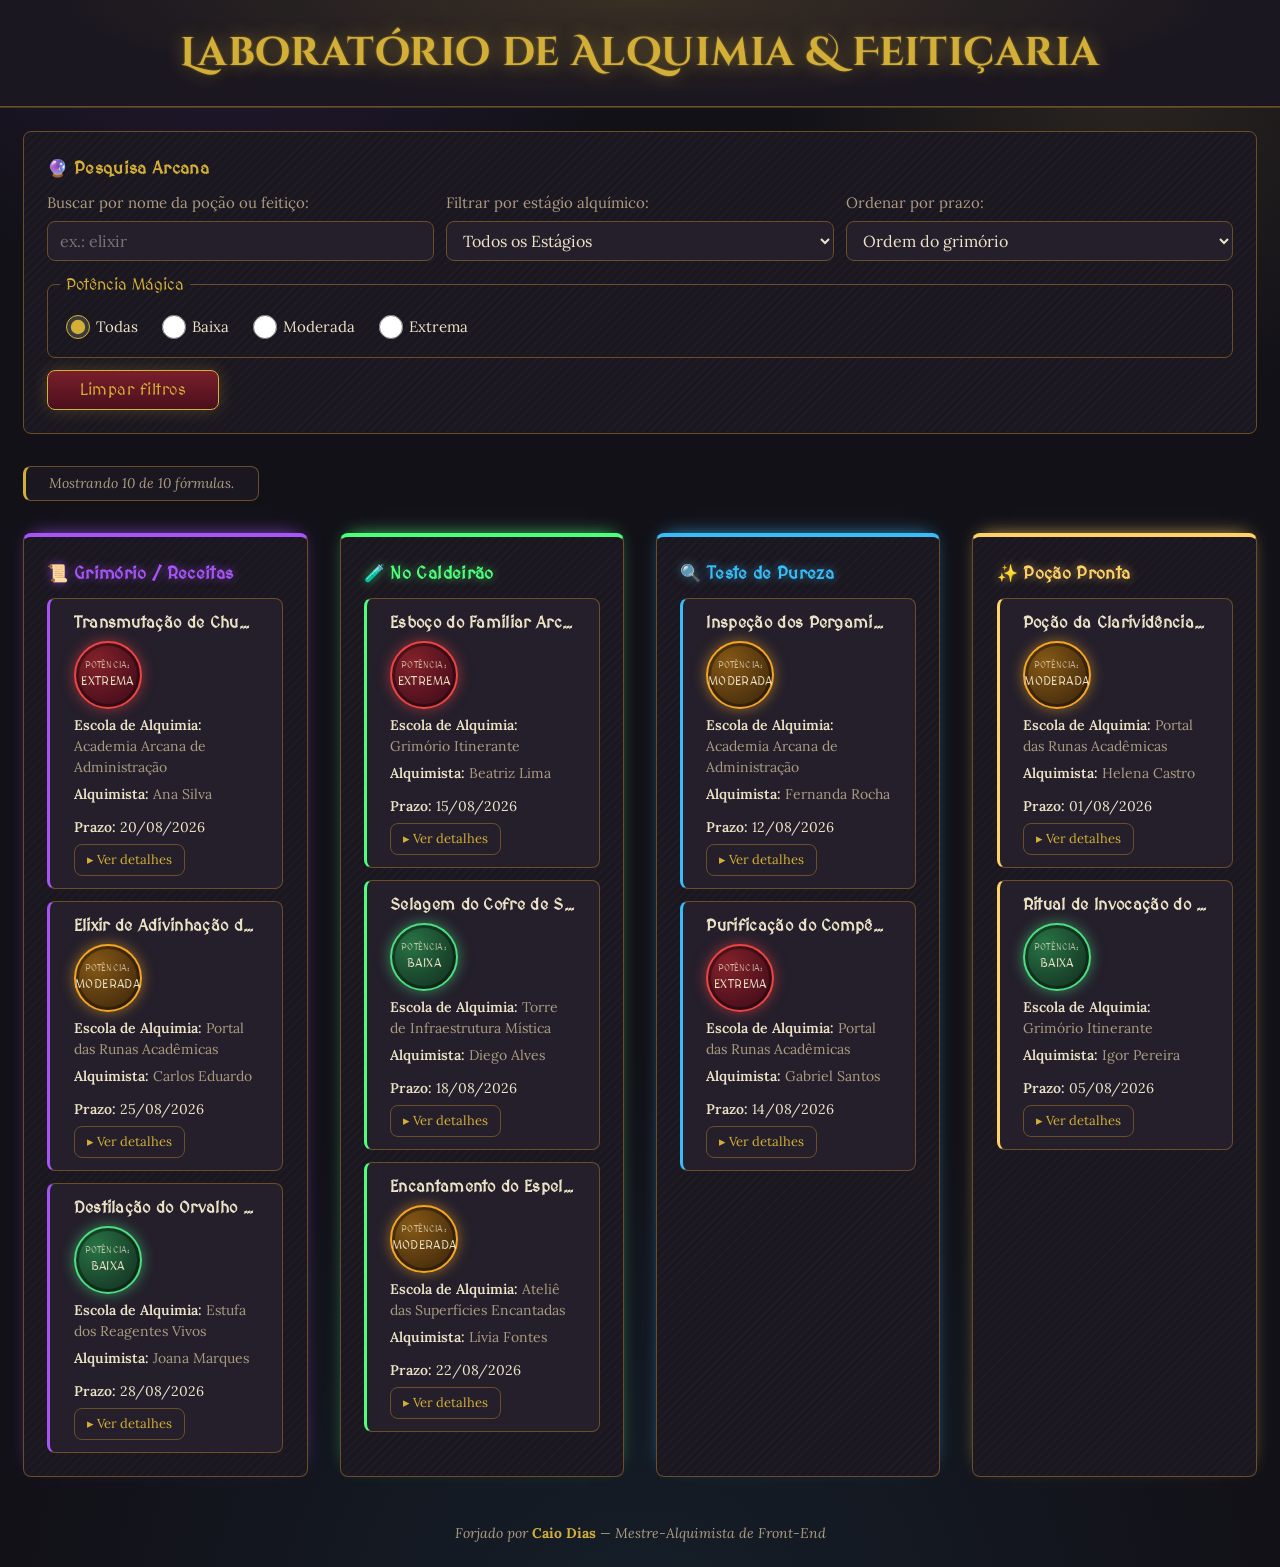
<file: index.html>
<!DOCTYPE html>
<html lang="pt-BR">
<head>
    <meta charset="UTF-8">
    <meta name="viewport" content="width=device-width, initial-scale=1.0">
    <link rel="preconnect" href="https://fonts.googleapis.com">
    <link rel="preconnect" href="https://fonts.gstatic.com" crossorigin>
    <link href="https://fonts.googleapis.com/css2?family=Cinzel+Decorative:wght@400;700&family=MedievalSharp&family=Lora:ital,wght@0,400;0,500;0,600;1,400&display=swap" rel="stylesheet">
    <link rel="stylesheet" href="style.css">
    <title>Laboratório de Alquimia &amp; Feitiçaria</title>
    <script type="module" src="js/app.js"></script>
</head>
<body>
  <header>
    <h1>Laboratório de Alquimia &amp; Feitiçaria</h1>
  </header>

  <main>
    <!-- Região de Busca e Filtros -->
    <section aria-labelledby="titulo-busca-filtros">
      <h2 id="titulo-busca-filtros">🔮 Pesquisa Arcana</h2>
      <form role="search" id="formulario-filtros" novalidate>
        <p>
          <label for="busca-titulo">Buscar por nome da poção ou feitiço:</label>
          <input type="search" id="busca-titulo" name="busca"
                 autocomplete="off" placeholder="ex.: elixir">
        </p>

        <p>
          <label for="filtro-status">Filtrar por estágio alquímico:</label>
          <select id="filtro-status" name="status">
            <option value="todos">Todos os Estágios</option>
            <option value="a-fazer">📜 Grimório / Receitas</option>
            <option value="em-andamento">🧪 No Caldeirão</option>
            <option value="em-revisao">🔍 Teste de Pureza</option>
            <option value="concluida">✨ Poção Pronta</option>
          </select>
        </p>

        <p>
          <label for="ordenacao">Ordenar por prazo:</label>
          <select id="ordenacao" name="ordenacao">
            <option value="grimorio">Ordem do grimório</option>
            <option value="prazo-crescente">Prazo mais próximo primeiro</option>
            <option value="prazo-decrescente">Prazo mais distante primeiro</option>
          </select>
        </p>

        <fieldset id="grupo-prioridade">
          <legend>Potência Mágica</legend>
          <label for="prio-todas">
            <input type="radio" id="prio-todas" name="prioridade" value="todas" checked>
            Todas
          </label>
          <label for="prio-baixa">
            <input type="radio" id="prio-baixa" name="prioridade" value="baixa">
            Baixa
          </label>
          <label for="prio-media">
            <input type="radio" id="prio-media" name="prioridade" value="media">
            Moderada
          </label>
          <label for="prio-alta">
            <input type="radio" id="prio-alta" name="prioridade" value="alta">
            Extrema
          </label>
        </fieldset>

        <button type="button" id="limpar-filtros" class="botao">Limpar filtros</button>
      </form>
    </section>

    <!-- Região viva: existe desde o primeiro byte do documento e nasce vazia.
         O JavaScript preenche o texto a cada troca de estado, e o leitor de
         tela anuncia a mudança sem interromper o que a pessoa está fazendo. -->
    <p id="regiao-status" class="apenas-leitor-de-tela" role="status" aria-live="polite"></p>

    <!-- Painel dos estados de carregando, vazio e erro. Nasce escondido; o
         JavaScript acende exatamente um estado por vez. -->
    <div id="painel-estado" hidden>
      <p id="painel-icone" aria-hidden="true"></p>
      <p id="painel-titulo"></p>
      <p id="painel-detalhe"></p>
      <button type="button" id="botao-tentar-novamente" class="botao" hidden>Refazer o ritual</button>
    </div>

    <!-- Contagem visível do estado de sucesso. -->
    <p id="resumo-quadro" hidden></p>

    <noscript>
      <p>Este laboratório precisa de JavaScript habilitado para consultar o grimório de fórmulas.</p>
    </noscript>

    <!-- Quadro: as quatro colunas nascem vazias e são preenchidas por
         renderizacao.js a partir do array devolvido por api.js. -->
    <div id="quadro" hidden>
      <!-- Agrupamento 1: Grimório / Receitas -->
      <section aria-labelledby="status-grimorio">
        <h2 id="status-grimorio">📜 Grimório / Receitas</h2>
        <ul data-lista-status="a-fazer"></ul>
      </section>

      <!-- Agrupamento 2: No Caldeirão -->
      <section aria-labelledby="status-caldeirao">
        <h2 id="status-caldeirao">🧪 No Caldeirão</h2>
        <ul data-lista-status="em-andamento"></ul>
      </section>

      <!-- Agrupamento 3: Teste de Pureza -->
      <section aria-labelledby="status-pureza">
        <h2 id="status-pureza">🔍 Teste de Pureza</h2>
        <ul data-lista-status="em-revisao"></ul>
      </section>

      <!-- Agrupamento 4: Poção Pronta -->
      <section aria-labelledby="status-pocao">
        <h2 id="status-pocao">✨ Poção Pronta</h2>
        <ul data-lista-status="concluida"></ul>
      </section>
    </div>
  </main>

  <footer>
    <p>Forjado por <strong>Caio Dias</strong> — Mestre-Alquimista de Front-End</p>
  </footer>
</body>
</html>
</file>
<file: style.css>
/* ==========================================================================
   Laboratório de Alquimia & Feitiçaria — Kanban de Tarefas
   Mobile-first: regras base = tela estreita, sem media query.
   Cada @media abaixo usa min-width e é comentado com o motivo da quebra.
   ========================================================================== */

*,
*::before,
*::after {
  box-sizing: border-box;
}

:root {
  /* Superfície e texto — pedra escura de masmorra, tinta em pergaminho */
  --color-bg: #121118;
  --color-surface: #1b1720;
  --color-surface-alt: #241f2b;
  --color-text: #ece2c6;
  --color-text-muted: #ab9c81;
  --color-border: #6b4e28;
  --color-border-bright: #d4af37;
  --color-focus: #ffd166;

  /* Cores místicas por estágio do ritual */
  --color-status-grimorio: #a855f7;   /* roxo místico */
  --color-status-caldeirao: #4dff7a;  /* verde veneno */
  --color-status-pureza: #38bdf8;     /* azul mana */
  --color-status-pocao: #ffd166;      /* dourado alquímico */

  /* Selos de cera da potência mágica */
  --seal-baixa-bg: #163b26;
  --seal-baixa-border: #4ade80;
  --seal-media-bg: #4a2f0d;
  --seal-media-border: #f5a524;
  --seal-alta-bg: #4a0f1c;
  --seal-alta-border: #ef4444;

  /* Escala de espaçamento */
  --space-xs: 0.375rem;
  --space-sm: 0.75rem;
  --space-md: clamp(1rem, 0.85rem + 0.75vw, 1.5rem);
  --space-lg: clamp(1.25rem, 1rem + 1.25vw, 2.25rem);

  --radius: 0.5rem;

  /* Tipografia */
  --font-display: "Cinzel Decorative", "MedievalSharp", Georgia, serif;
  --font-heading: "MedievalSharp", "Cinzel Decorative", Georgia, serif;
  --font-body: "Lora", Georgia, serif;
}

html {
  -webkit-text-size-adjust: 100%;
}

body {
  margin: 0;
  background:
    radial-gradient(ellipse 55% 40% at 18% -5%, rgba(168, 85, 247, 0.14), transparent 60%),
    radial-gradient(ellipse 45% 35% at 88% 5%, rgba(255, 209, 102, 0.10), transparent 60%),
    radial-gradient(ellipse 70% 55% at 50% 105%, rgba(56, 189, 248, 0.08), transparent 70%),
    var(--color-bg);
  color: var(--color-text);
  font-family: var(--font-body);
  font-size: 1rem;
  line-height: 1.5;
  overflow-x: hidden;
}

img, svg {
  max-width: 100%;
}

/* Estados escondidos pelo JavaScript. O !important garante que o atributo
   hidden vença as regras de display declaradas mais abaixo. */
[hidden] {
  display: none !important;
}

/* Visível apenas para leitores de tela: a região viva não ocupa espaço,
   mas nunca sai do fluxo do documento (display: none a silenciaria). */
.apenas-leitor-de-tela {
  position: absolute;
  width: 1px;
  height: 1px;
  margin: -1px;
  padding: 0;
  border: 0;
  overflow: hidden;
  clip-path: inset(50%);
  white-space: nowrap;
}

/* Foco sempre visível, em todos os elementos focáveis */
:focus {
  outline: 3px solid var(--color-focus);
  outline-offset: 2px;
}
:focus:not(:focus-visible) {
  outline: 3px solid var(--color-focus);
}

h1, h2, h3 {
  margin: 0;
  font-weight: 700;
  font-family: var(--font-heading);
  letter-spacing: 0.02em;
}

p {
  margin: 0;
  overflow-wrap: break-word;
}

/* ==========================================================================
   Cabeçalho e rodapé
   ========================================================================== */

header {
  position: relative;
  background:
    radial-gradient(ellipse 70% 140% at 50% 0%, rgba(212, 175, 55, 0.16), transparent 65%),
    var(--color-surface);
  border-bottom: 1px solid var(--color-border);
  box-shadow: 0 1px 0 rgba(212, 175, 55, 0.25);
  padding: var(--space-md);
  text-align: center;
}

header h1 {
  font-family: var(--font-display);
  font-size: clamp(1.5rem, 1.05rem + 2vw, 2.5rem);
  color: var(--color-border-bright);
  text-shadow: 0 0 18px rgba(212, 175, 55, 0.45), 0 0 2px rgba(212, 175, 55, 0.6);
}

footer {
  padding: var(--space-md);
  color: var(--color-text-muted);
  font-size: 0.875rem;
  text-align: center;
  font-style: italic;
}

footer strong {
  color: var(--color-border-bright);
  font-style: normal;
}

/* ==========================================================================
   Página (main): Flexbox vertical — busca, painel de estado e quadro
   Quadro (#quadro): Grid — 1 coluna no mobile, cresce com o espaço disponível
   ========================================================================== */

main {
  display: flex;
  flex-direction: column;
  gap: var(--space-lg);
  padding: var(--space-md);
  max-width: 1800px;
  margin-inline: auto;
  width: 100%;
}

#quadro {
  display: grid;
  grid-template-columns: 1fr;
  gap: var(--space-lg);
}

/* A busca e cada coluna do quadro compartilham a superfície de pergaminho */
main > section,
#quadro > section {
  display: flex;
  flex-direction: column;
  gap: var(--space-sm);
  min-width: 0;
  background:
    repeating-linear-gradient(135deg, rgba(255, 255, 255, 0.015) 0 2px, transparent 2px 6px),
    var(--color-surface);
  border: 1px solid var(--color-border);
  border-radius: var(--radius);
  padding: var(--space-md);
}

/* Faixa de cor mística no topo de cada coluna (não repete a cor em cada regra) */
#quadro > section {
  border-top: 0.25rem solid var(--status-accent, var(--color-border));
  box-shadow: 0 -6px 18px -10px var(--status-accent, transparent);
}
#quadro > section:nth-of-type(1) { --status-accent: var(--color-status-grimorio); }
#quadro > section:nth-of-type(2) { --status-accent: var(--color-status-caldeirao); }
#quadro > section:nth-of-type(3) { --status-accent: var(--color-status-pureza); }
#quadro > section:nth-of-type(4) { --status-accent: var(--color-status-pocao); }

#quadro > section h2 {
  color: var(--status-accent);
  font-size: 1.0625rem;
  text-shadow: 0 0 10px color-mix(in srgb, var(--status-accent) 60%, transparent);
}

main > section h2 {
  font-size: 1.0625rem;
  color: var(--color-border-bright);
}

/* ==========================================================================
   Lista de tarefas da coluna: Flexbox em direção vertical
   ========================================================================== */

#quadro > section > ul {
  display: flex;
  flex-direction: column;
  gap: var(--space-sm);
  list-style: none;
  margin: 0;
  padding: 0;
}

#quadro > section > ul > li {
  min-width: 0;
}

/* Coluna sem nenhuma tarefa daquele estágio: o vazio é dito, não deixado
   em branco (usa ::after porque a lista é preenchida por JavaScript) */
#quadro > section > ul:empty::after {
  content: "Nenhuma fórmula neste estágio.";
  display: block;
  padding: var(--space-sm);
  border: 1px dashed var(--color-border);
  border-radius: var(--radius);
  color: var(--color-text-muted);
  font-size: 0.8125rem;
  font-style: italic;
  text-align: center;
}

/* ==========================================================================
   Cartão de tarefa: Flexbox — título com espaço livre, potência visível,
   prazo preso na base do cartão (via order + margin-top: auto)
   ========================================================================== */

article {
  display: flex;
  flex-direction: column;
  gap: var(--space-xs);
  min-width: 0;
  background: var(--color-surface-alt);
  border: 1px solid var(--color-border);
  border-left: 3px solid var(--status-accent, var(--color-border));
  border-radius: var(--radius);
  padding: var(--space-sm) var(--space-md);
  transition: transform 0.2s ease, box-shadow 0.2s ease, border-color 0.2s ease;
}

article:hover,
article:focus-within {
  transform: translateY(-0.3rem);
  border-color: var(--status-accent, var(--color-border-bright));
  box-shadow:
    0 0 0 1px var(--status-accent, var(--color-border-bright)),
    0 14px 28px -12px var(--status-accent, rgba(212, 175, 55, 0.6));
}

article h3 {
  order: 1;
  flex: 1 1 auto;
  min-width: 0;
  font-size: 1rem;
  color: var(--color-text);
  white-space: nowrap;
  overflow: hidden;
  text-overflow: ellipsis;
}

/* Potência mágica: selo de cera circular, logo abaixo do título */
article > p:nth-of-type(4) {
  order: 2;
  align-self: flex-start;
}

article p[data-prioridade] {
  display: flex;
  flex-direction: column;
  align-items: center;
  justify-content: center;
  width: 4.25rem;
  height: 4.25rem;
  border-radius: 50%;
  text-align: center;
  font-family: var(--font-heading);
  font-size: 0.75rem;
  text-transform: uppercase;
  letter-spacing: 0.03em;
  border: 2px solid var(--color-border);
  box-shadow: inset 0 0 0 3px rgba(0, 0, 0, 0.35);
  color: var(--color-text);
}

article p[data-prioridade] strong {
  display: block;
  font-size: 0.5625rem;
  font-weight: 400;
  opacity: 0.75;
  letter-spacing: 0.02em;
}

article p[data-prioridade="baixa"] {
  background: radial-gradient(circle at 32% 30%, color-mix(in srgb, var(--seal-baixa-border) 35%, var(--seal-baixa-bg)), var(--seal-baixa-bg) 75%);
  border-color: var(--seal-baixa-border);
  box-shadow: inset 0 0 0 3px rgba(0, 0, 0, 0.35), 0 0 14px color-mix(in srgb, var(--seal-baixa-border) 55%, transparent);
}
article p[data-prioridade="media"] {
  background: radial-gradient(circle at 32% 30%, color-mix(in srgb, var(--seal-media-border) 35%, var(--seal-media-bg)), var(--seal-media-bg) 75%);
  border-color: var(--seal-media-border);
  box-shadow: inset 0 0 0 3px rgba(0, 0, 0, 0.35), 0 0 14px color-mix(in srgb, var(--seal-media-border) 55%, transparent);
}
article p[data-prioridade="alta"] {
  background: radial-gradient(circle at 32% 30%, color-mix(in srgb, var(--seal-alta-border) 35%, var(--seal-alta-bg)), var(--seal-alta-bg) 75%);
  border-color: var(--seal-alta-border);
  box-shadow: inset 0 0 0 3px rgba(0, 0, 0, 0.35), 0 0 14px color-mix(in srgb, var(--seal-alta-border) 55%, transparent);
}

/* Escola de Alquimia e Alquimista: corpo do cartão */
article > p:nth-of-type(1) {
  order: 3;
  color: var(--color-text-muted);
  font-size: 0.875rem;
}
article > p:nth-of-type(2) {
  order: 4;
  color: var(--color-text-muted);
  font-size: 0.875rem;
}

/* Prazo: sempre na base do cartão */
article > p:nth-of-type(3) {
  order: 5;
  margin-top: auto;
  padding-top: var(--space-xs);
  font-size: 0.875rem;
  color: var(--color-text);
}

article strong {
  color: var(--color-text);
  font-weight: 600;
}

/* --------------------------------------------------------------------------
   Detalhes do cartão: o botão e o bloco que ele abre.
   Os dois entram depois do prazo (que tem margin-top: auto), por isso ficam
   colados na base do cartão.
   -------------------------------------------------------------------------- */

.botao-cartao {
  order: 6;
  align-self: flex-start;
  min-height: 2rem;
  padding: var(--space-xs) var(--space-sm);
  border: 1px solid var(--color-border);
  border-radius: var(--radius);
  background: transparent;
  color: var(--color-border-bright);
  font-family: var(--font-body);
  font-size: 0.8125rem;
  cursor: pointer;
  transition: border-color 0.2s ease, background-color 0.2s ease;
}

.botao-cartao:hover {
  border-color: var(--color-border-bright);
  background: rgba(212, 175, 55, 0.08);
}

/* O botão informa sozinho se está aberto ou fechado: o seta acompanha o
   aria-expanded, então o estado visual e o estado anunciado nunca divergem. */
.botao-cartao::before {
  content: "▸ ";
}
.botao-cartao[aria-expanded="true"]::before {
  content: "▾ ";
}

.detalhes-cartao {
  order: 7;
  border-top: 1px dashed var(--color-border);
  padding-top: var(--space-xs);
  font-size: 0.8125rem;
}

/* Rótulo e valor lado a lado, quebrando para duas linhas quando não couber */
.detalhes-cartao dl {
  display: grid;
  grid-template-columns: auto 1fr;
  gap: 0.125rem var(--space-xs);
  margin: 0;
}

.detalhes-cartao dt {
  color: var(--color-text-muted);
  font-weight: 600;
}

.detalhes-cartao dt::after {
  content: ":";
}

.detalhes-cartao dd {
  margin: 0;
  min-width: 0;
  color: var(--color-text);
}

/* ==========================================================================
   Painel dos estados: carregando, vazio e erro
   Um só painel, três aparências, escolhidas por [data-estado].
   O quarto estado (sucesso) esconde o painel e mostra o quadro.
   ========================================================================== */

#painel-estado {
  display: flex;
  flex-direction: column;
  align-items: center;
  gap: var(--space-sm);
  min-height: 14rem;
  justify-content: center;
  background:
    repeating-linear-gradient(135deg, rgba(255, 255, 255, 0.015) 0 2px, transparent 2px 6px),
    var(--color-surface);
  border: 1px solid var(--estado-accent, var(--color-border));
  border-radius: var(--radius);
  padding: var(--space-lg) var(--space-md);
  text-align: center;
  box-shadow: 0 0 32px -18px var(--estado-accent, transparent);
}

#painel-estado[data-estado="carregando"] { --estado-accent: var(--color-status-pureza); }
#painel-estado[data-estado="vazio"]      { --estado-accent: var(--color-text-muted); }
#painel-estado[data-estado="sem-resultado"] { --estado-accent: var(--color-status-pureza); }
#painel-estado[data-estado="erro"]       { --estado-accent: var(--seal-alta-border); }

#painel-icone {
  font-size: 2.5rem;
  line-height: 1;
}

/* Chama do caldeirão pulsando enquanto a resposta não chega */
#painel-estado[data-estado="carregando"] #painel-icone {
  animation: pulsar-chama 1.2s ease-in-out infinite;
}

@keyframes pulsar-chama {
  0%, 100% { opacity: 1;   transform: scale(1); }
  50%      { opacity: 0.5; transform: scale(0.9); }
}

#painel-titulo {
  font-family: var(--font-heading);
  font-size: clamp(1.125rem, 1rem + 0.6vw, 1.5rem);
  color: var(--estado-accent, var(--color-text));
}

#painel-detalhe {
  max-width: 46ch;
  color: var(--color-text-muted);
  font-size: 0.9375rem;
}

/* O painel centraliza tudo, inclusive o botão de refazer */
#painel-estado #botao-tentar-novamente {
  align-self: center;
  margin-top: var(--space-xs);
}

/* Contagem visível do estado de sucesso */
#resumo-quadro {
  align-self: flex-start;
  padding: var(--space-xs) var(--space-md);
  border: 1px solid var(--color-border);
  border-left: 3px solid var(--color-border-bright);
  border-radius: var(--radius);
  background: var(--color-surface);
  color: var(--color-text-muted);
  font-size: 0.875rem;
  font-style: italic;
}

/* ==========================================================================
   Formulário de busca e filtros
   ========================================================================== */

form {
  display: flex;
  flex-direction: column;
  gap: var(--space-sm);
}

form p {
  display: flex;
  flex-direction: column;
  gap: var(--space-xs);
}

label {
  font-size: 0.9375rem;
  color: var(--color-text-muted);
}

input[type="search"],
select {
  width: 100%;
  min-height: 2.5rem;
  padding: var(--space-xs) var(--space-sm);
  border: 1px solid var(--color-border);
  border-radius: var(--radius);
  background: var(--color-surface-alt);
  color: var(--color-text);
  font-family: var(--font-body);
  font-size: 1rem;
}

input[type="search"]:focus,
select:focus {
  border-color: var(--color-border-bright);
}

fieldset {
  display: flex;
  flex-wrap: wrap;
  gap: var(--space-sm);
  border: 1px solid var(--color-border);
  border-radius: var(--radius);
  padding: var(--space-sm);
  margin: 0;
}

legend {
  padding: 0 var(--space-xs);
  font-family: var(--font-heading);
  font-size: 1rem;
  font-weight: 400;
  color: var(--color-border-bright);
}

fieldset label {
  display: inline-flex;
  align-items: center;
  gap: var(--space-xs);
  min-height: 1.5rem;
  padding: var(--space-xs);
  cursor: pointer;
  color: var(--color-text);
}

input[type="radio"] {
  width: 1.5rem;
  height: 1.5rem;
  margin: 0;
  accent-color: var(--color-border-bright);
}

.botao {
  align-self: flex-start;
  min-height: 2.5rem;
  padding: var(--space-xs) var(--space-lg);
  border: 1px solid var(--color-border-bright);
  border-radius: var(--radius);
  background: linear-gradient(180deg, #7a1f2b, #4a0f1c);
  color: var(--color-border-bright);
  font-family: var(--font-heading);
  font-size: 1rem;
  letter-spacing: 0.03em;
  cursor: pointer;
  box-shadow: 0 0 16px rgba(212, 175, 55, 0.25);
  transition: box-shadow 0.2s ease, transform 0.2s ease;
}

.botao:hover {
  box-shadow: 0 0 22px rgba(212, 175, 55, 0.5);
  transform: translateY(-1px);
}

/* Respeita usuários que preferem menos movimento */
@media (prefers-reduced-motion: reduce) {
  article,
  .botao,
  .botao-cartao {
    transition: none;
  }
  #painel-estado[data-estado="carregando"] #painel-icone {
    animation: none;
  }
  article:hover,
  article:focus-within {
    transform: none;
  }
}

/* ==========================================================================
   Pontos de quebra (mobile-first, min-width)
   ========================================================================== */

/* 640px: já há largura pra busca/status/prioridade ficarem lado a lado
   sem espremer os textos dos labels, e pra 2 colunas de cards no quadro */
@media (min-width: 40em) {
  form {
    flex-direction: row;
    flex-wrap: wrap;
    align-items: flex-end;
  }

  form p {
    flex: 1 1 12rem;
  }

  fieldset {
    flex-basis: 100%;
  }

  #quadro {
    grid-template-columns: repeat(2, 1fr);
  }
}

/* 1024px: cabem as 4 colunas do quadro lado a lado com largura confortável
   para os cartões, sem truncar demais os títulos */
@media (min-width: 64em) {
  #quadro {
    grid-template-columns: repeat(4, 1fr);
  }
}

/* 1440px: em telas bem largas o conteúdo esticado demais prejudica a
   leitura; limita a largura e dá mais respiro entre as colunas */
@media (min-width: 90em) {
  main {
    padding: var(--space-lg);
  }

  #quadro {
    gap: var(--space-lg);
  }
}
</file>
